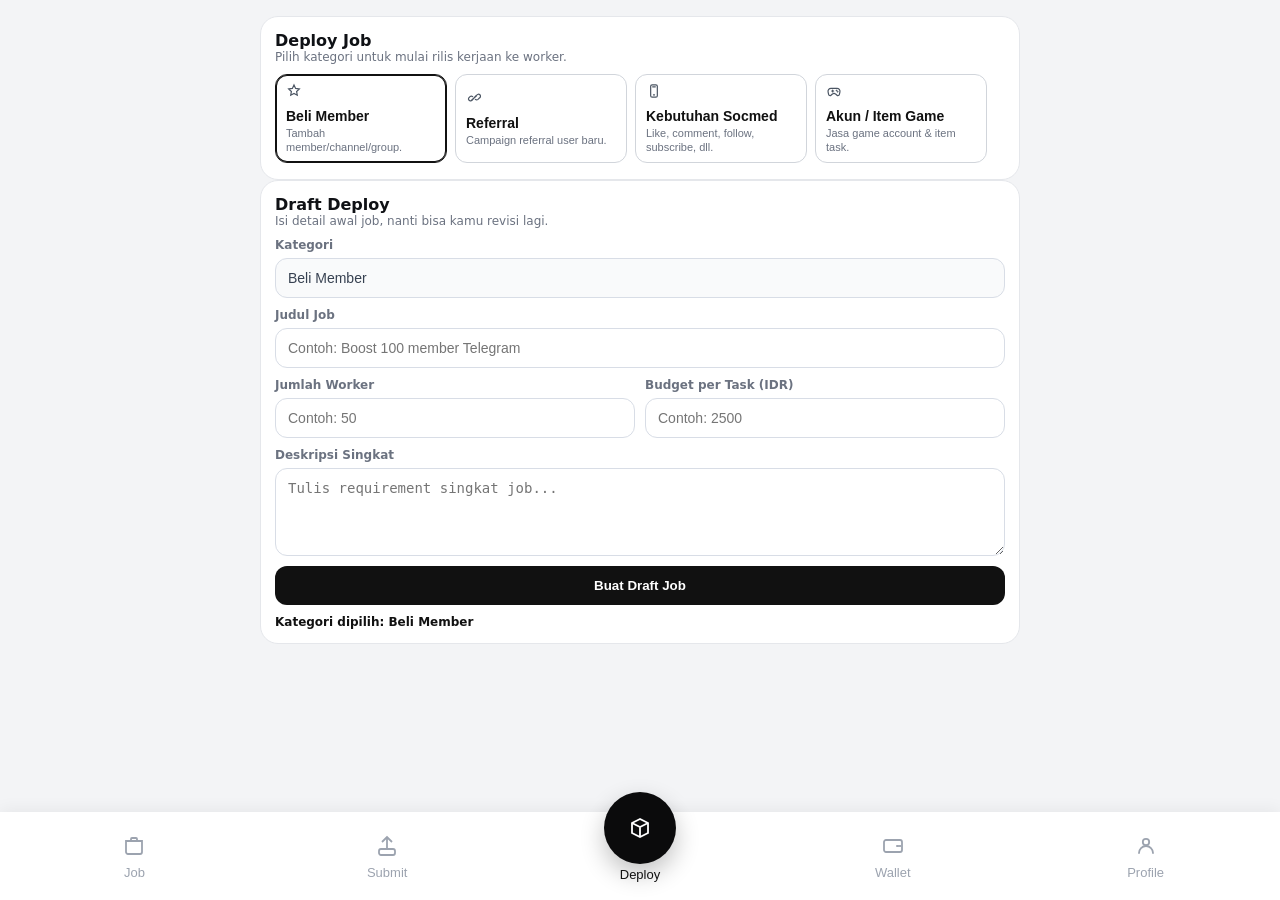
<file: index.html>
<!DOCTYPE html>
<html lang="id">
<head>
  <meta charset="UTF-8" />
  <meta name="viewport" content="width=device-width, initial-scale=1, viewport-fit=cover" />
  <title>Haraheta Freelance</title>
  <link rel="stylesheet" href="styles.css" />
</head>
<body>
  <main class="app">
    <section id="contentArea" class="content"></section>
  </main>

  <nav class="tabbar" aria-label="Bottom Navigation">
    <button class="tab" data-tab="job" aria-label="Job">
      <span class="icon">
        <svg viewBox="0 0 24 24" fill="none" aria-hidden="true">
          <path d="M4 7h16v11a2 2 0 0 1-2 2H6a2 2 0 0 1-2-2V7Z" stroke="currentColor" stroke-width="1.8"/>
          <path d="M9 7V5a1 1 0 0 1 1-1h4a1 1 0 0 1 1 1v2" stroke="currentColor" stroke-width="1.8"/>
        </svg>
      </span>
      <span class="label">Job</span>
    </button>

    <button class="tab" data-tab="submit" aria-label="Submit">
      <span class="icon">
        <svg viewBox="0 0 24 24" fill="none" aria-hidden="true">
          <path d="M12 3v12" stroke="currentColor" stroke-width="1.8"/>
          <path d="m7 8 5-5 5 5" stroke="currentColor" stroke-width="1.8"/>
          <rect x="4" y="15" width="16" height="6" rx="2" stroke="currentColor" stroke-width="1.8"/>
        </svg>
      </span>
      <span class="label">Submit</span>
    </button>

    <button class="tab tab-center active" data-tab="deploy" aria-label="Deploy" aria-current="page">
      <span class="icon">
        <svg viewBox="0 0 24 24" fill="none" aria-hidden="true">
          <path d="M12 3 4 7v10l8 4 8-4V7l-8-4Z" stroke="currentColor" stroke-width="1.8"/>
          <path d="m4 7 8 4 8-4M12 11v10" stroke="currentColor" stroke-width="1.8"/>
        </svg>
      </span>
      <span class="label">Deploy</span>
    </button>

    <button class="tab" data-tab="wallet" aria-label="Wallet">
      <span class="icon">
        <svg viewBox="0 0 24 24" fill="none" aria-hidden="true">
          <rect x="3" y="6" width="18" height="12" rx="2" stroke="currentColor" stroke-width="1.8"/>
          <path d="M16 12h4" stroke="currentColor" stroke-width="1.8"/>
          <circle cx="16" cy="12" r="1" fill="currentColor"/>
        </svg>
      </span>
      <span class="label">Wallet</span>
    </button>

    <button class="tab" data-tab="profile" aria-label="Profile">
      <span class="icon">
        <svg viewBox="0 0 24 24" fill="none" aria-hidden="true">
          <circle cx="12" cy="8" r="3.2" stroke="currentColor" stroke-width="1.8"/>
          <path d="M5 19a7 7 0 0 1 14 0" stroke="currentColor" stroke-width="1.8" stroke-linecap="round"/>
        </svg>
      </span>
      <span class="label">Profile</span>
    </button>
  </nav>

  <!-- optional external deploy tab logic -->
  <script src="js/tabs/deploy.js"></script>
  <!-- main app logic -->
  <script src="script.js"></script>
</body>
</html>
</file>
<file: styles.css>
:root{
  --bg:#f3f4f6;
  --text:#0f1115;
  --muted:#6b7280;
  --card:#ffffff;
  --line:#e5e7eb;
  --soft:#f8fafc;
  --active:#111111;
  --tab-bg:#ffffff;
  --shadow:0 -2px 16px rgba(0,0,0,.06);
}
*{box-sizing:border-box}
html,body{
  margin:0;padding:0;
  font-family:Inter,ui-sans-serif,system-ui,-apple-system,Segoe UI,Roboto,Helvetica,Arial,sans-serif;
  background:var(--bg);color:var(--text);
}
body{min-height:100vh;display:flex;flex-direction:column}
.app{flex:1;padding:16px 14px 112px}
.content{max-width:760px;margin:0 auto}
h1{margin:0 0 8px;font-size:28px;letter-spacing:-.02em}
p{margin:0;color:#5f6368}

/* Shared cards/layout */
.profile-wrap{display:grid;gap:12px}
.profile-hero,.section-card{
  background:var(--card);
  border:1px solid var(--line);
  border-radius:18px;
}
.profile-hero{padding:16px}
.section-card{padding:14px}

/* Header */
.hero-top{
  display:flex;
  align-items:center;
  gap:12px;
}
.avatar{
  width:56px;height:56px;border-radius:50%;
  background:#111;color:#fff;
  display:grid;place-items:center;
  font-size:24px;font-weight:800;
}
.hero-name{
  font-size:22px;
  font-weight:800;
  line-height:1;
}
.hero-user{
  margin-top:4px;
  color:var(--muted);
  font-size:14px;
}

/* Worker ID label */
.hero-telegram-id{
  margin-left:auto;
  font-size:13px;
  font-weight:600;
  color:#6b7280;
  background:#f3f4f6;
  border:1px solid #e5e7eb;
  border-radius:10px;
  padding:6px 10px;
  line-height:1;
  white-space:nowrap;
}

/* 3 info cards */
.stat-grid{
  margin-top:12px;
  display:grid;
  grid-template-columns:repeat(3,1fr);
  gap:8px;
}
.stat{
  border:1px solid var(--line);
  border-radius:12px;
  padding:10px;
  background:#fff;
  min-height:76px;
  display:flex;
  flex-direction:column;
  justify-content:center;
}
.stat .v{
  font-size:18px;
  font-weight:800;
  line-height:1.2;
  white-space:nowrap;
  overflow:hidden;
  text-overflow:ellipsis;
}
.stat .k{
  font-size:12px;
  color:var(--muted);
  margin-top:2px;
}

/* Form blocks */
.section-head{
  display:flex;
  justify-content:space-between;
  align-items:center;
  margin-bottom:10px;
}
.section-title{font-size:16px;font-weight:800}
.section-sub{font-size:12px;color:var(--muted)}

.form-grid{display:grid;gap:10px}
.row{display:grid;gap:6px}
.row label{font-size:12px;color:#6b7280;font-weight:700}
.input,.select{
  width:100%;
  border:1px solid #d8dde6;
  background:#fff;
  color:#111;
  border-radius:12px;
  padding:11px 12px;
  font-size:14px;
  outline:none;
}
.input[readonly]{background:#f9fafb;color:#374151}
.inline-2{display:grid;grid-template-columns:1fr 1fr;gap:10px}

.btn{
  border:0;
  background:#111;
  color:#fff;
  border-radius:12px;
  padding:12px 14px;
  font-weight:700;
  cursor:pointer;
}
.btn.secondary{background:#374151}
.btn:disabled{opacity:.5;cursor:not-allowed}

.hint{font-size:12px;color:var(--muted)}
.hint.ok{color:#111;font-weight:700}

/* Wallet */
.balance-box{
  text-align:center;
  border:1px solid var(--line);
  border-radius:16px;
  background:#fff;
  padding:16px;
}
.balance-label{
  letter-spacing:.12em;
  font-size:12px;
  color:#6b7280;
  font-weight:700;
}
.balance-main{
  margin-top:8px;
  font-size:44px;
  font-weight:900;
  line-height:1;
}
.balance-sub{
  margin-top:4px;
  font-size:18px;
  color:#6b7280;
  font-weight:600;
}
.action-grid{
  margin-top:12px;
  display:grid;
  grid-template-columns:1fr 1fr;
  gap:10px;
}
.action-btn{
  border:1px solid #d1d5db;
  background:#fff;
  color:#111;
  border-radius:14px;
  padding:14px 10px;
  font-weight:800;
  cursor:pointer;
}
.action-btn:active{transform:translateY(1px)}

/* Deploy (compact, professional) */
.deploy-grid{
  display:flex;
  gap:8px;
  overflow-x:auto;
  overflow-y:hidden;
  padding-bottom:2px;
  scroll-snap-type:x proximity;
  -webkit-overflow-scrolling:touch;
}
.deploy-grid::-webkit-scrollbar{height:5px}
.deploy-grid::-webkit-scrollbar-thumb{
  background:#d1d5db;
  border-radius:999px;
}

.deploy-card{
  flex:0 0 172px;
  min-height:78px;
  border:1px solid #d1d5db;
  background:#fff;
  color:#111;
  border-radius:12px;
  padding:8px 10px;
  text-align:left;
  cursor:pointer;
  scroll-snap-align:start;
}
.deploy-card.active{
  border-color:#111;
  box-shadow:0 0 0 1px #111 inset;
}

/* use SVG/icon element (no emoji) */
.deploy-icon{
  width:16px;
  height:16px;
  display:inline-flex;
  align-items:center;
  justify-content:center;
  color:#4b5563;
}
.deploy-icon svg{
  width:16px;
  height:16px;
  stroke:currentColor;
}

.deploy-name{
  margin-top:6px;
  font-size:14px;
  font-weight:700;
  line-height:1.2;
}
.deploy-desc{
  margin-top:2px;
  font-size:11px;
  color:#6b7280;
  line-height:1.25;
}

textarea.input{resize:vertical;min-height:88px}

/* Bottom tabbar */
.tabbar{
  position:fixed;
  left:0;right:0;bottom:0;
  height:88px;
  background:var(--tab-bg);
  box-shadow:var(--shadow);
  display:grid;
  grid-template-columns:repeat(5,1fr);
  align-items:center;
  padding:8px 8px max(10px,env(safe-area-inset-bottom));
  z-index:50;
}
.tab{
  border:0;background:transparent;color:#9ca3af;
  display:flex;flex-direction:column;align-items:center;justify-content:center;
  gap:6px;cursor:pointer;
}
.tab .icon{
  width:28px;height:28px;
  display:inline-flex;align-items:center;justify-content:center;
}
.tab .icon svg{width:24px;height:24px}
.tab .label{font-size:13px;line-height:1;font-weight:500}
.tab.active{color:#111}
.tab-center .icon{
  width:72px;height:72px;margin-top:-38px;border-radius:999px;
  background:#0b0b0c;color:#fff;box-shadow:0 10px 24px rgba(0,0,0,.24);
}
.tab-center .label{margin-top:-2px}

@media (max-width:420px){
  .inline-2{grid-template-columns:1fr}
  .hero-telegram-id{font-size:12px;padding:5px 8px}
  .stat .v{font-size:16px}
  .deploy-card{flex-basis:165px}
}
</file>
